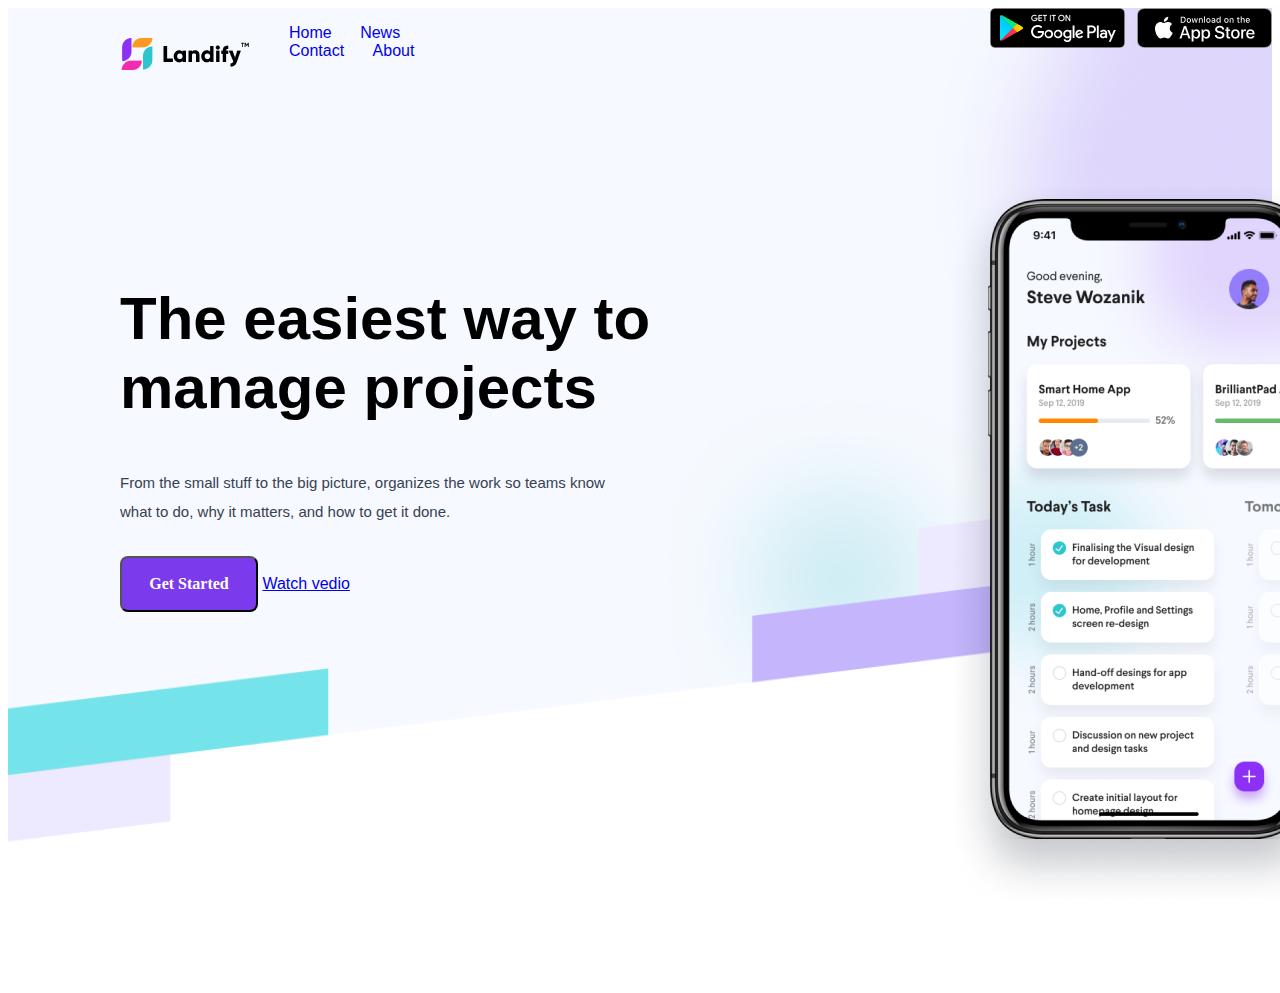
<file: new_index.html>
<!DOCTYPE html>
<html lang="en">
<head>
    <meta charset="UTF-8">
    <title>Title</title>
    <link rel="stylesheet" href="new_style.css">
</head>
<body>
<header>
    <div class="header_section">
        <nav class="nav_items">
            <div class="header_log">
                <img src="images/Head_section/nav/Logo.png">
            </div>
            <div class="nav_menu">
                <ul class="">
                    <li><a href="#">Home</a></li>
                    <li><a href="#">News</a></li>
                    <li><a href="#">Contact</a></li>
                    <li><a href="#">About</a></li>
                </ul>
            </div>
            <div class="app_logo">
                <img src="images\Head_section\nav\_App badges.png">
            </div>
        </nav>
        <div class="header_content">
            <div class="lelf_header_content">
                <h1>The easiest way to manage projects</h1>
                <div class="P_text">
                    <small>From the small stuff to the big picture, organizes the work so teams know <br> what to do, why it matters, and how to get it done.</small>
                </div>
            <div class="header_buttons">
                <button><span>Get Started</span></button>
                <a href="#">Watch vedio</a>
            </div>

            </div>
            <div class="right_header_content">
                <img src="images\Head_section\background\Mobile.png">
            </div>
        </div>
    </div>
</header>

<main></main>
<footer></footer>


</body>
</html>
</file>
<file: new_style.css>
.postion{
    margin-left: 112px;
}
body{
    font-family: -apple-system, BlinkMacSystemFont, "Segoe UI", Roboto, Helvetica,
    Arial, sans-serif, "Apple Color Emoji", "Segoe UI Emoji", "Segoe UI Symbol";

}
.header_log{
    padding-top: 30px;
    padding-left: 113px;
}
.nav_menu{
    padding-right: 500px;
}
.nav_menu li {
    padding-top: 30px;
    padding-right: 24px;
}


/* nav section*/
.nav_menu ul li{
    display: inline;
}
.nav_menu ul li a{
    text-decoration: none;
}
.nav_items{
    display: flex;
    justify-content: space-between;
}
.header_section
{

    width: 100%;
    height: 100vh;
    background-image                    : url("Background.png");
    background-position: center;
    background-repeat: no-repeat;
    background-size: cover;
}

.header_content{
    display: grid;
    grid-template-columns: repeat(2,1fr);
}

.lelf_header_content h1 {
    padding-top: 168px;
    width: 648px;
    height: 144px;
    padding-left: 112px;
    font-weight: 700;
    font-size: 60px;
}
.lelf_header_content .P_text
{
    padding-left: 112px;
    position: static;
    width: 648px;
    height: 56px;
    line-height: 28px;
    font-size: 18px;
    font-weight: 400;
    color: #374151;
}
.header_buttons{
    padding-top: 32px;
    padding-left: 112px;
    position: static;
}

.header_buttons button {
    height: 56px;
    width: 138px;
    background-color: #7C3AED;
    color: #ffffff;
    border-radius: 8px;
}
.header_buttons button span
{
    font-family: Inter;
    font-style: normal;
    font-weight: 600;
    font-size: 16px;
    line-height: 24px;
}
.right_header_content{
    padding:111px 216px 90px 184px ;

}
</file>
